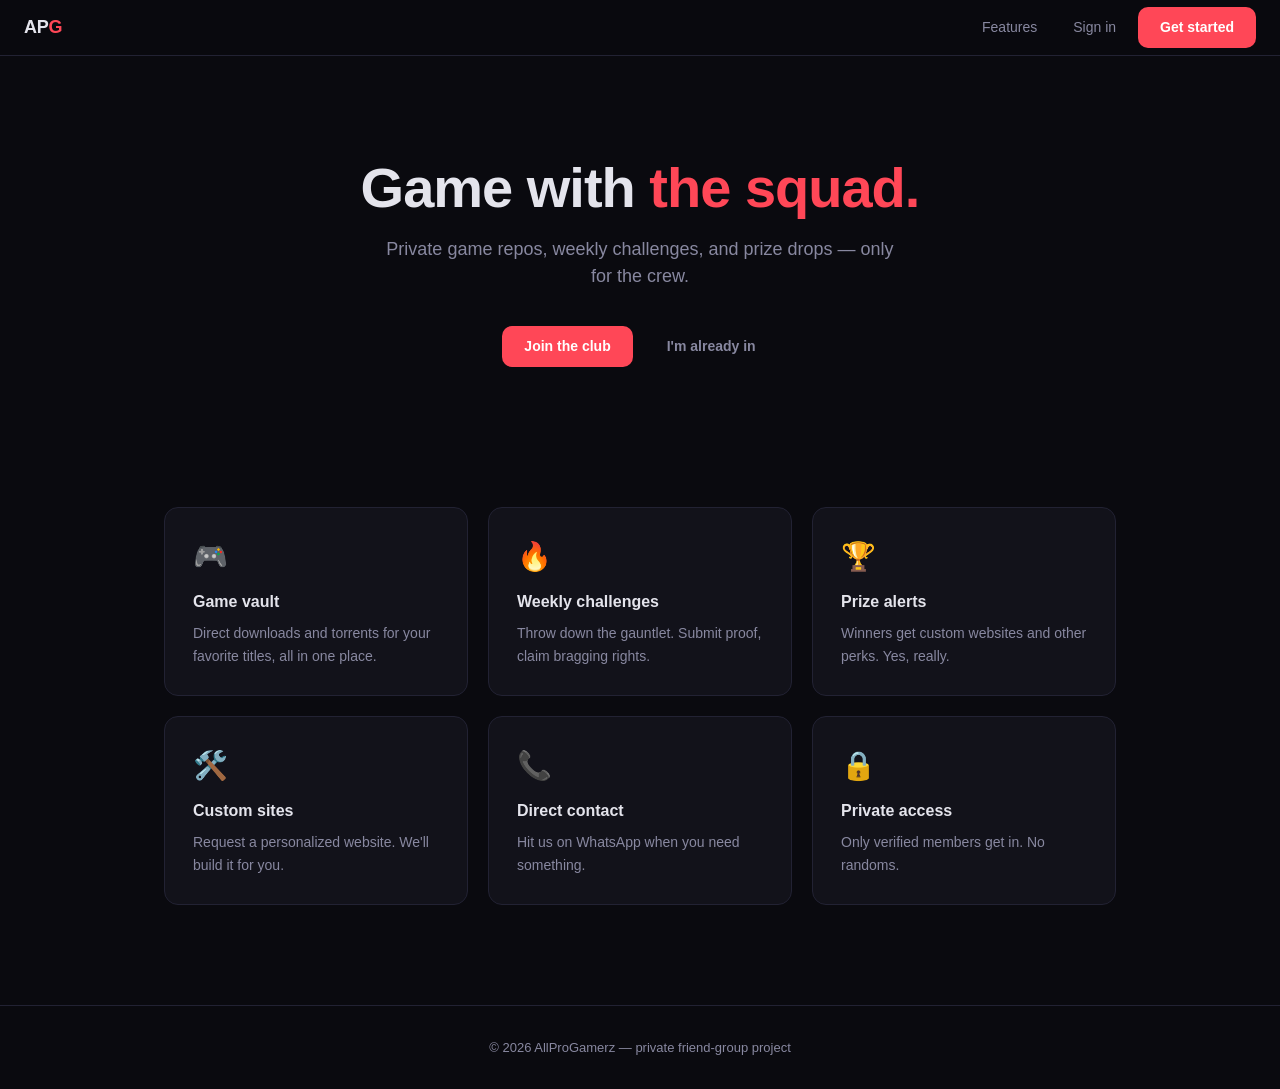
<file: index.html>
<!DOCTYPE html>
<html lang="en">
<head>
  <meta charset="UTF-8">
  <meta name="viewport" content="width=device-width, initial-scale=1.0">
  <title>AllProGamerz</title>
  <link rel="icon" type="image/jpg" href="photo.png">
  <link rel="stylesheet" href="styles/index.css">
</head>
<body>
  <header>
    <div class="logo">AP<span>G</span></div>
    <nav>
      <a href="#features">Features</a>
      <a href="login.html">Sign in</a>
      <a href="signup.html" class="btn btn-primary">Get started</a>
    </nav>
  </header>

  <section class="hero">
    <h1>Game with <span>the squad.</span></h1>
    <p>Private game repos, weekly challenges, and prize drops — only for the crew.</p>
    <div class="btn-group">
      <a href="signup.html" class="btn btn-primary">Join the club</a>
      <a href="login.html" class="btn btn-ghost">I'm already in</a>
    </div>
  </section>

  <section class="features" id="features">
    <div class="feature-card">
      <div class="icon">🎮</div>
      <h3>Game vault</h3>
      <p>Direct downloads and torrents for your favorite titles, all in one place.</p>
    </div>
    <div class="feature-card">
      <div class="icon">🔥</div>
      <h3>Weekly challenges</h3>
      <p>Throw down the gauntlet. Submit proof, claim bragging rights.</p>
    </div>
    <div class="feature-card">
      <div class="icon">🏆</div>
      <h3>Prize alerts</h3>
      <p>Winners get custom websites and other perks. Yes, really.</p>
    </div>
    <div class="feature-card">
      <div class="icon">🛠️</div>
      <h3>Custom sites</h3>
      <p>Request a personalized website. We'll build it for you.</p>
    </div>
    <div class="feature-card">
      <div class="icon">📞</div>
      <h3>Direct contact</h3>
      <p>Hit us on WhatsApp when you need something.</p>
    </div>
    <div class="feature-card">
      <div class="icon">🔒</div>
      <h3>Private access</h3>
      <p>Only verified members get in. No randoms.</p>
    </div>
  </section>

  <footer>
    &copy; 2026 AllProGamerz &mdash; private friend-group project
  </footer>
</body>
</html>
</file>
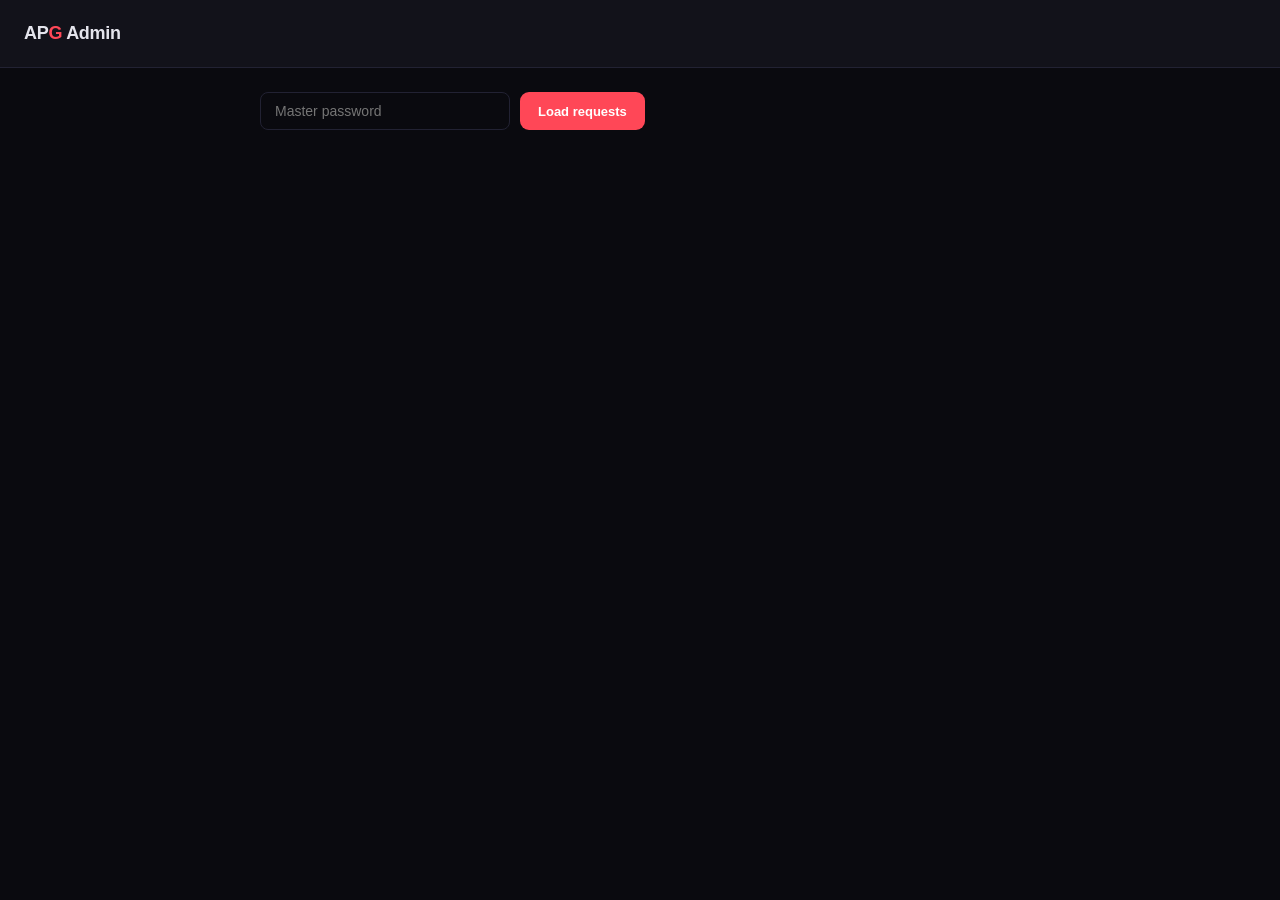
<file: admin.html>
<!DOCTYPE html>
<html lang="en">
<head>
  <meta charset="UTF-8">
  <meta name="viewport" content="width=device-width, initial-scale=1.0">
  <title>Admin — AllProGamerz</title>
  <link rel="icon" href="photo.png">
  <link rel="stylesheet" href="styles/dashboard.css">
  <style>
    table { width: 100%; border-collapse: collapse; font-size: 14px; }
    th, td { text-align: left; padding: 10px 12px; border-bottom: 1px solid var(--border); }
    th { color: var(--text-muted); font-weight: 600; font-size: 12px; text-transform: uppercase; }
    .prompt-cell { max-width: 300px; white-space: pre-wrap; }
  </style>
</head>
<body>
  <header>
    <h1>AP<span>G</span> Admin</h1>
  </header>

  <div class="container">
    <div style="display:flex;gap:10px;margin-bottom:20px;">
      <input type="password" id="masterInput" placeholder="Master password" style="max-width:250px;">
      <button class="btn btn-primary" id="loadBtn">Load requests</button>
    </div>
    <p class="status" id="statusMsg"></p>
    <div id="tableWrap"></div>
  </div>

  <script>
    document.getElementById('loadBtn').addEventListener('click', () => {
      const master = document.getElementById('masterInput').value;
      const s = document.getElementById('statusMsg');
      const wrap = document.getElementById('tableWrap');
      s.innerText = 'Loading...';
      fetch('https://apg-api.vercel.app/api/requests?master=' + encodeURIComponent(master))
        .then(r => { if (!r.ok) throw new Error('Wrong password'); return r.json(); })
        .then(data => {
          s.innerText = data.length + ' requests';
          if (!data.length) { wrap.innerHTML = '<p style="color:var(--text-muted);">No requests yet.</p>'; return; }
          let html = '<table><thead><tr><th>Date</th><th>Email</th><th>Prompt</th></tr></thead><tbody>';
          data.forEach(r => {
            html += '<tr><td>' + new Date(r.created_at).toLocaleString() + '</td><td>' + r.email + '</td><td class="prompt-cell">' + r.prompt + '</td></tr>';
          });
          html += '</tbody></table>';
          wrap.innerHTML = html;
        })
        .catch(e => { s.innerText = e.message; wrap.innerHTML = ''; });
    });
  </script>
</body>
</html>
</file>
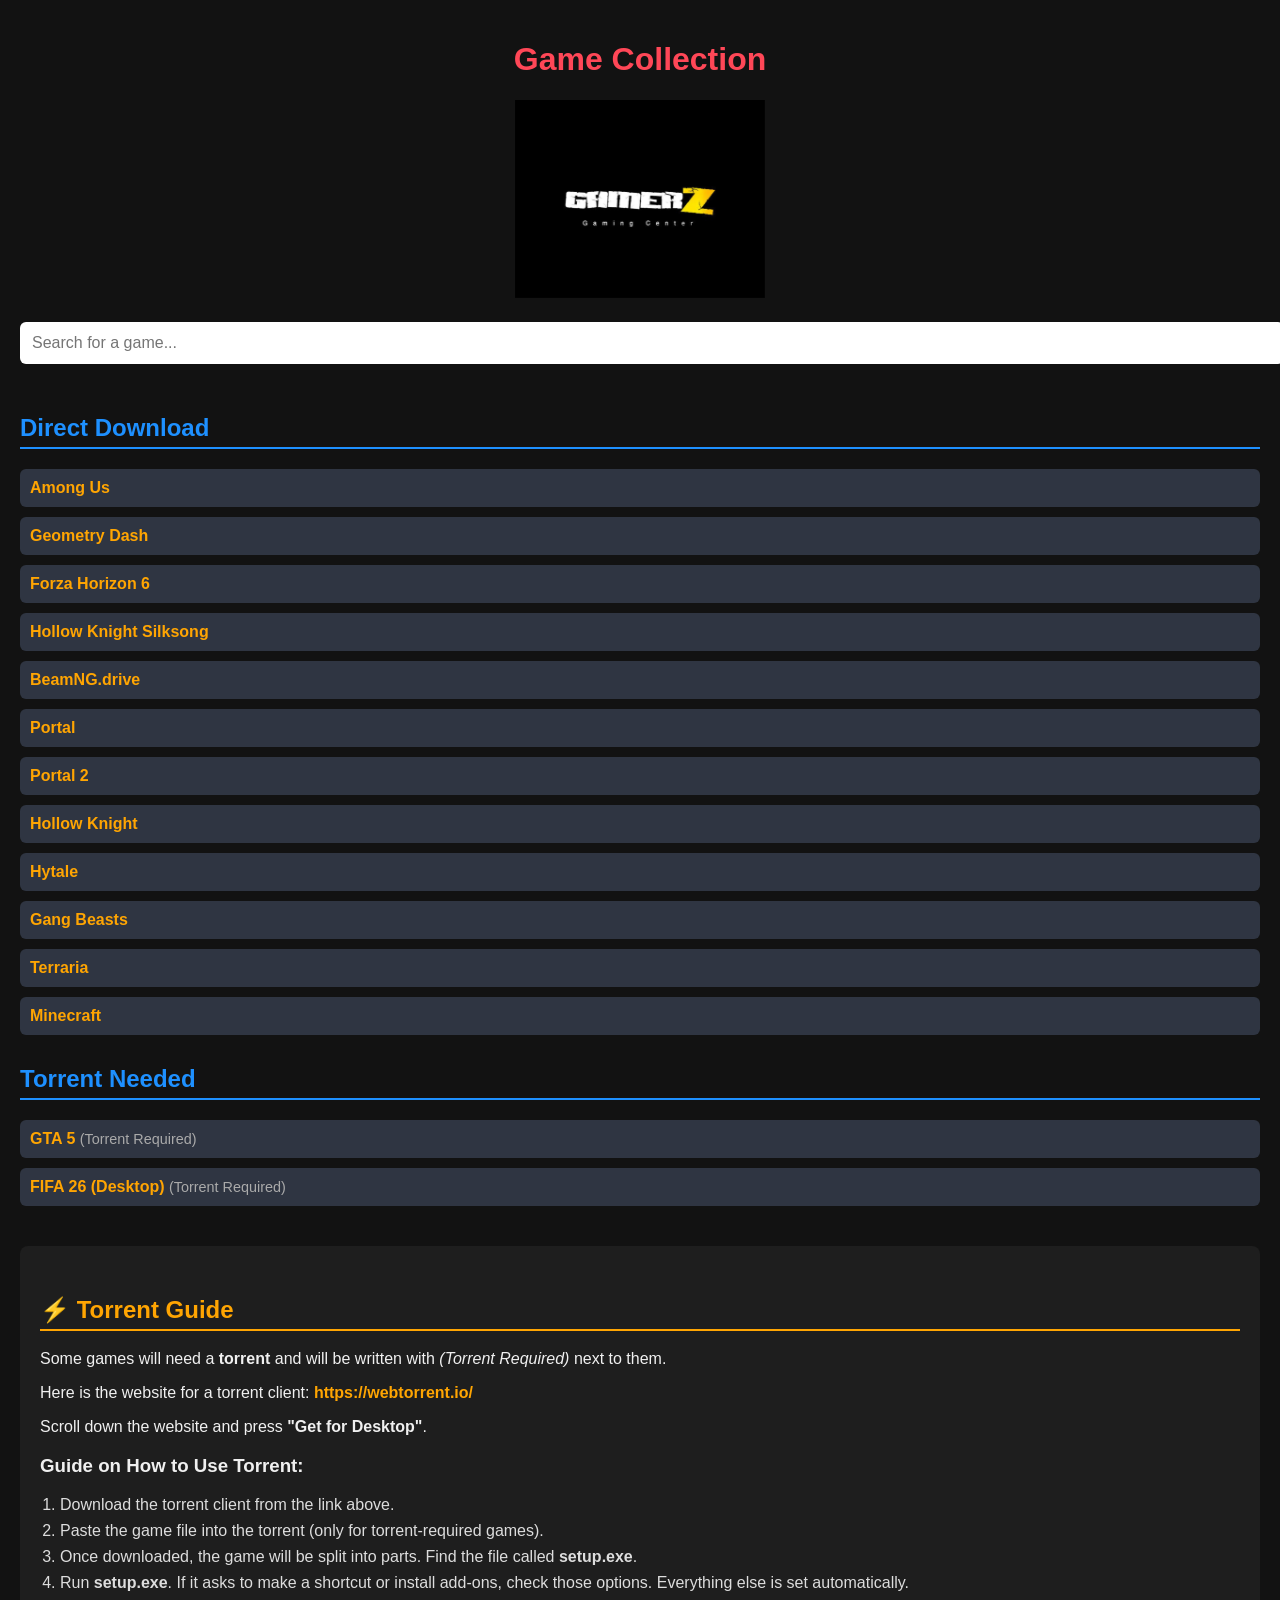
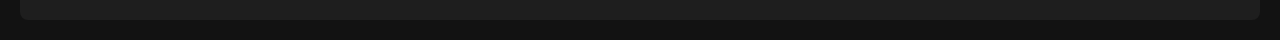
<file: Games.html>
<!DOCTYPE html>
<html lang="en">
<head>
  <meta charset="UTF-8">
  <title>AllProGamerz</title>
  <link rel="icon" href="photo.png">
  <style>
    body {
      font-family: Arial, sans-serif;
      background: #121212;
      color: #f0f0f0;
      margin: 0;
      padding: 20px;
    }
    h1 {
      text-align: center;
      color: #ff4757;
    }
    h2 {
      margin-top: 30px;
      color: #1e90ff;
      border-bottom: 2px solid #1e90ff;
      padding-bottom: 5px;
    }
    ul {
      list-style: none;
      padding: 0;
    }
    li {
      margin: 10px 0;
      padding: 10px;
      background: #2f3542;
      border-radius: 6px;
      transition: background 0.3s;
    }
    li:hover {
      background: #3d3d3d;
    }
    a {
      text-decoration: none;
      color: #ffa502;
      font-weight: bold;
    }
    a:hover {
      color: #ff6348;
    }
    .note {
      font-size: 0.9em;
      color: #aaa;
    }
    #searchBar {
      width: 100%;
      padding: 12px;
      margin: 20px 0;
      border-radius: 6px;
      border: none;
      font-size: 16px;
    }
    .mobile-message {
      display: none;
      text-align: center;
      margin-top: 15px;
      font-size: 18px;
      color: #ff4757;
      font-weight: bold;
    }
    /* Hide everything except image + message on mobile */
    @media (max-width: 768px) {
      h1, h2, #searchBar, ul, .guide {
        display: none;
      }
      .mobile-message {
        display: block;
      }
    }
    .guide {
      background: #1e1e1e;
      padding: 20px;
      border-radius: 8px;
      margin-top: 40px;
    }
    .guide h2 {
      color: #ffa502;
      border-bottom: 2px solid #ffa502;
    }
    .guide ol {
      margin: 0;
      padding-left: 20px;
    }
    .guide li {
      background: none;
      margin: 8px 0;
      padding: 0;
      color: #ddd;
    }
  </style>
</head>
<body>
  <h1>Game Collection</h1>

  <!-- Image with mobile message -->
  <div style="text-align:center;">
    <img src="photo.png" alt="Game Banner" style="max-width: 250px; height: auto;">
    <div class="mobile-message">Mobile version coming Soon</div>
  </div>

  <!-- Search Bar -->
  <input type="text" id="searchBar" placeholder="Search for a game..." onkeyup="searchGames()">

  <h2>Direct Download</h2>
  <ul id="directList">
    <li><a href="https://gofile.io/d/Xr2rbe" target="_blank">Among Us</a></li>
    <li><a href="https://gofile.io/d/vmuHEA" target="_blank">Geometry Dash</a></li>
    <li><a href="https://gofile.io/d/ZCjxdq" target="_blank">Forza Horizon 6</a></li>
    <li><a href="https://gofile.io/d/gagmgk" target="_blank">Hollow Knight Silksong</a></li>
    <li><a href="https://gofile.io/d/Y9TLsH" target="_blank">BeamNG.drive</a></li>
    <li><a href="https://megadb.net/a888c87uglsu" target="_blank">Portal</a></li>
    <li><a href="https://gofile.io/d/HyiOmH" target="_blank">Portal 2</a></li>
    <li><a href="https://gofile.io/d/JNIltB" target="_blank">Hollow Knight</a></li>
    <li><a href="https://gofile.io/d/q6iCOL" target="_blank">Hytale</a></li>
    <li><a href="https://megadb.net/vi78fp01c69z" target="_blank">Gang Beasts</a></li>
    <li><a href="https://gofile.io/d/SbUsKd" target="_blank">Terraria</a></li>
    <li><a href="https://github.com/Diegiwg/PrismLauncher-Cracked/releases/download/11.0.2/PrismLauncher-Windows-MinGW-w64-Setup-11.0.2.exe" target="_blank">Minecraft</a></li>
  </ul>

  <h2>Torrent Needed</h2>
  <ul id="torrentList">
    <li>
      <a href="https://paste.fitgirl-repacks.site/?a40dba246ac18611#A6oEwSYkYMwnNGG9jHgj2ZQJznLEpmJMLyNPF88BhfcE" target="_blank">
        GTA 5
      </a>
      <span class="note">(Torrent Required)</span>
    </li>
    <li>
      <a href="https://paste.fitgirl-repacks.site/?5d12c83f3f0271bf#8fjZDeUmeGL2zRHAtRdpeGwUu3gXeFAi3dKCHb1YhPbg" target="_blank">
        FIFA 26 (Desktop)
      </a>
      <span class="note">(Torrent Required)</span>
    </li>
  </ul>

  <!-- Torrent Guide Section -->
  <div class="guide">
    <h2>⚡ Torrent Guide</h2>
    <p>Some games will need a <strong>torrent</strong> and will be written with <em>(Torrent Required)</em> next to them.</p>
    <p>Here is the website for a torrent client: 
      <a href="https://webtorrent.io/" target="_blank">https://webtorrent.io/</a>
    </p>
    <p>Scroll down the website and press <strong>"Get for Desktop"</strong>.</p>
    <h3>Guide on How to Use Torrent:</h3>
    <ol>
      <li>Download the torrent client from the link above.</li>
      <li>Paste the game file into the torrent (only for torrent-required games).</li>
      <li>Once downloaded, the game will be split into parts. Find the file called <strong>setup.exe</strong>.</li>
      <li>Run <strong>setup.exe</strong>. If it asks to make a shortcut or install add-ons, check those options. Everything else is set automatically.</li>
    </ol>
  </div>

  <script>
    function searchGames() {
      let input = document.getElementById('searchBar').value.toLowerCase();
      let lists = [document.getElementById('directList'), document.getElementById('torrentList')];

      lists.forEach(list => {
        let items = list.getElementsByTagName('li');
        for (let i = 0; i < items.length; i++) {
          let text = items[i].innerText.toLowerCase();
          items[i].style.display = text.includes(input) ? "" : "none";
        }
      });
    }
  </script>
</body>
</html>
</file>
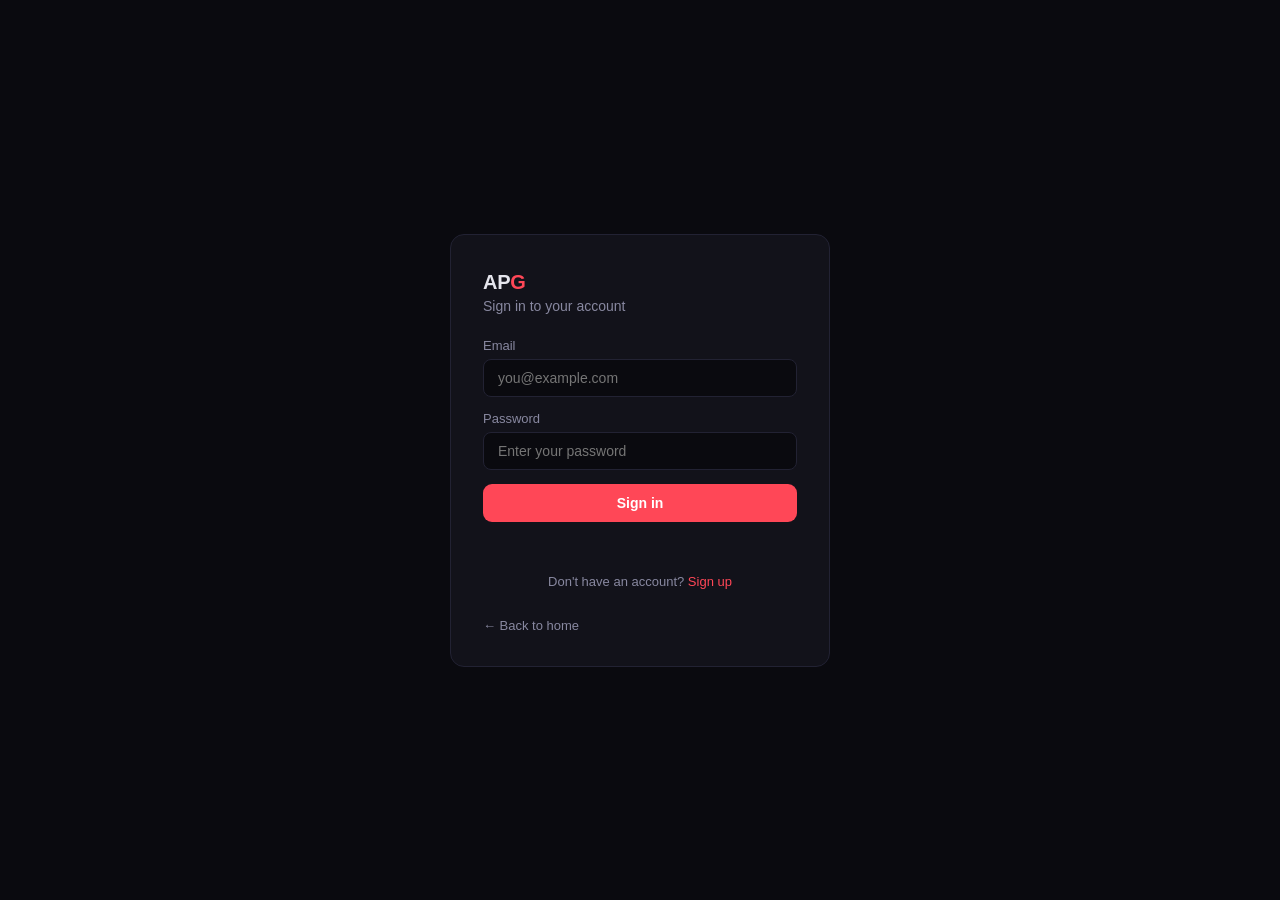
<file: home.html>
<!DOCTYPE html>
<html lang="en">
<head>
  <meta charset="UTF-8">
  <meta name="viewport" content="width=device-width, initial-scale=1.0">
  <title>AllProGamerz — Dashboard</title>
  <link rel="icon" href="photo.png">
  <link rel="stylesheet" href="styles/dashboard.css">
  <style>
    table { width: 100%; border-collapse: collapse; font-size: 14px; margin-top: 12px; }
    th, td { text-align: left; padding: 8px 10px; border-bottom: 1px solid var(--border); }
    th { color: var(--text-muted); font-weight: 600; font-size: 12px; text-transform: uppercase; }
    .prompt-cell { max-width: 300px; white-space: pre-wrap; }
  </style>
</head>
<body>

<header>
  <h1>AP<span>G</span></h1>
  <button class="btn btn-danger" id="logoutBtn">Sign out</button>
</header>

<div class="nav-bar">
  <a href="Games.html">Games</a>
  <a href="#challenge">Challenge</a>
  <a href="#prize">Prizes</a>
  <a href="#profile">Profile</a>
  <a href="#request">Request</a>
  <a href="#contact">Contact</a>
  <a href="admin.html" id="adminNavLink" style="display:none;">Admin</a>
</div>

<div id="mainWorkspace" class="container" style="display: none;">

  <section id="games">
    <h2>Games</h2>
    <a href="Games.html" class="btn btn-primary">Browse games</a>
  </section>

  <section id="challenge">
    <h2>Weekly challenge</h2>
    <div class="form-group">
      <label for="challengeText">Describe your proof</label>
      <textarea id="challengeText" rows="3"></textarea>
    </div>
    <button class="btn btn-primary" id="challengeBtn">Submit</button>
    <p class="status" id="challengeStatus"></p>
  </section>

  <section id="prize">
    <h2>Prize alerts</h2>
    <p style="color: var(--text-muted); font-size: 14px; margin: 0;">Winners get free custom websites.</p>
  </section>

  <section id="profile">
    <h2>Profile</h2>
    <button class="btn btn-ghost" id="viewProfileBtn">View profile</button>
    <div id="profileSection">
      <p id="profileInfo">Loading...</p>
      <a class="btn btn-ghost" href="https://whatsapp.com" target="_blank" style="margin-top: 12px;">Invite friends</a>
      <div id="editProfile">
        <h3>Edit profile</h3>
        <div class="form-group">
          <label>First name</label>
          <input type="text" id="editFirstName" placeholder="First name">
        </div>
        <div class="form-group">
          <label>Last name</label>
          <input type="text" id="editLastName" placeholder="Last name">
        </div>
        <div class="form-group">
          <label>Email</label>
          <input type="email" id="editEmail" disabled>
        </div>
        <div class="form-group">
          <label>Phone</label>
          <input type="text" id="editPhone" placeholder="Phone">
        </div>
        <button class="btn btn-primary" id="saveProfileBtn">Save</button>
        <p class="status" id="editStatus"></p>
      </div>

      <div style="margin-top:20px;padding-top:16px;border-top:1px solid var(--border);">
        <button class="btn btn-ghost" id="showAdminClaimBtn" style="font-size:12px;color:var(--text-muted);">Get admin</button>
        <div id="adminClaimSection" style="display:none;margin-top:12px;">
          <div class="form-group">
            <label>Admin password</label>
            <input type="password" id="adminPassInput" placeholder="Enter password">
          </div>
          <button class="btn btn-primary" id="claimAdminBtn">Claim admin</button>
          <p class="status" id="adminClaimStatus"></p>
        </div>
      </div>
    </div>
  </section>

  <section id="request">
    <h2>Request a custom website</h2>
    <div class="form-group">
      <label for="Prompt">Describe what you want</label>
      <textarea id="Prompt" rows="4" placeholder="Layout, theme, pages..."></textarea>
    </div>
    <button class="btn btn-primary" id="Btn">Submit</button>
    <p class="status" id="Status"></p>
    <div id="requestsList" style="margin-top:16px;"></div>
  </section>

  <section id="contact">
    <h2>Contact</h2>
    <a class="btn btn-ghost" href="https://wa.me" target="_blank">WhatsApp</a>
  </section>

</div>

<footer>&copy; 2026 AllProGamerz</footer>

<script>
const token = sessionStorage.getItem('token');
if (!token) { window.location.href = 'login.html'; }

let authenticatedUser = null;

function verifySession() {
  fetch('https://apg-api.vercel.app/api/check-session', {
    headers: { 'Authorization': 'Bearer ' + token }
  })
    .then(r => r.ok ? r.json() : Promise.reject())
    .then(data => {
      if (data && data.status === 'authenticated') {
        authenticatedUser = data.user;
        document.getElementById('mainWorkspace').style.display = 'block';
        if (data.user.is_admin) {
          document.getElementById('adminNavLink').style.display = '';
        }
      }
    })
    .catch(() => { window.location.href = 'login.html'; });
}

verifySession();

document.getElementById('logoutBtn').addEventListener('click', () => {
  sessionStorage.removeItem('token');
  window.location.href = 'login.html';
});

function populateProfileUI() {
  if (!authenticatedUser) { document.getElementById('profileInfo').innerText = 'Session lost.'; return; }
  document.getElementById('profileInfo').innerHTML =
    'Email: ' + authenticatedUser.email + '<br>' +
    'Verified: ' + (authenticatedUser.verified ? 'yes' : 'no');
  document.getElementById('editEmail').value = authenticatedUser.email;
}

function loadMyRequests() {
  fetch('https://apg-api.vercel.app/api/requests', {
    headers: { 'Authorization': 'Bearer ' + token }
  })
    .then(r => r.json())
    .then(data => {
      const wrap = document.getElementById('requestsList');
      if (!data.length) { wrap.innerHTML = ''; return; }
      let html = '<h3 style="font-size:13px;color:var(--text-muted);margin:0 0 8px;">Your requests</h3>';
      html += '<table><thead><tr><th>Date</th><th>Prompt</th><th>Status</th></tr></thead><tbody>';
      data.forEach(r => {
        html += '<tr><td>' + new Date(r.created_at).toLocaleString() + '</td><td class="prompt-cell">' + r.prompt + '</td><td>' + r.status + '</td></tr>';
      });
      html += '</tbody></table>';
      wrap.innerHTML = html;
    });
}

document.getElementById('viewProfileBtn').addEventListener('click', () => {
  const box = document.getElementById('profileSection');
  if (box.style.display === 'block') {
    box.style.display = 'none';
    document.getElementById('viewProfileBtn').innerText = 'View profile';
  } else {
    populateProfileUI();
    box.style.display = 'block';
    document.getElementById('viewProfileBtn').innerText = 'Hide profile';
  }
});

document.getElementById('showAdminClaimBtn').addEventListener('click', () => {
  const box = document.getElementById('adminClaimSection');
  box.style.display = box.style.display === 'none' ? 'block' : 'none';
});

document.getElementById('claimAdminBtn').addEventListener('click', () => {
  const password = document.getElementById('adminPassInput').value;
  const s = document.getElementById('adminClaimStatus');
  if (!password) { s.innerText = 'Enter password.'; return; }
  s.innerText = 'Checking...';
  fetch('https://apg-api.vercel.app/api/claim-admin', {
    method: 'POST',
    headers: { 'Content-Type': 'application/json', 'Authorization': 'Bearer ' + token },
    body: JSON.stringify({ password })
  })
  .then(r => r.json())
  .then(d => {
    s.innerText = d.message;
    if (d.status === 'success') { setTimeout(() => location.reload(), 1000); }
  })
  .catch(() => { s.innerText = 'Network error.'; });
});

document.getElementById('saveProfileBtn').addEventListener('click', () => {
  const fn = document.getElementById('editFirstName').value.trim();
  const ln = document.getElementById('editLastName').value.trim();
  const ph = document.getElementById('editPhone').value.trim();
  const s = document.getElementById('editStatus');
  if (!fn || !ln || !ph) { s.innerText = 'Fill all fields.'; return; }
  s.innerText = 'Saved.';
});

document.getElementById('challengeBtn').addEventListener('click', () => {
  const text = document.getElementById('challengeText').value.trim();
  const s = document.getElementById('challengeStatus');
  if (!text) { s.innerText = 'Write something.'; return; }
  fetch('https://apg-api.vercel.app/api/requests', {
    method: 'POST',
    headers: { 'Content-Type': 'application/json', 'Authorization': 'Bearer ' + token },
    body: JSON.stringify({ prompt: '[Challenge] ' + text })
  })
  .then(r => r.json())
  .then(d => {
    s.innerText = d.message;
    if (d.status === 'success') document.getElementById('challengeText').value = '';
  })
  .catch(() => { s.innerText = 'Network error.'; });
});

document.getElementById('Btn').addEventListener('click', () => {
  const prompt = document.getElementById('Prompt').value.trim();
  const s = document.getElementById('Status');
  if (!prompt) { s.innerText = 'Write something.'; return; }
  fetch('https://apg-api.vercel.app/api/requests', {
    method: 'POST',
    headers: { 'Content-Type': 'application/json', 'Authorization': 'Bearer ' + token },
    body: JSON.stringify({ prompt })
  })
  .then(r => r.json())
  .then(d => {
    s.innerText = d.message;
    document.getElementById('Prompt').value = '';
    loadMyRequests();
  })
  .catch(() => { s.innerText = 'Network error.'; });
});

loadMyRequests();
</script>

</body>
</html>
</file>
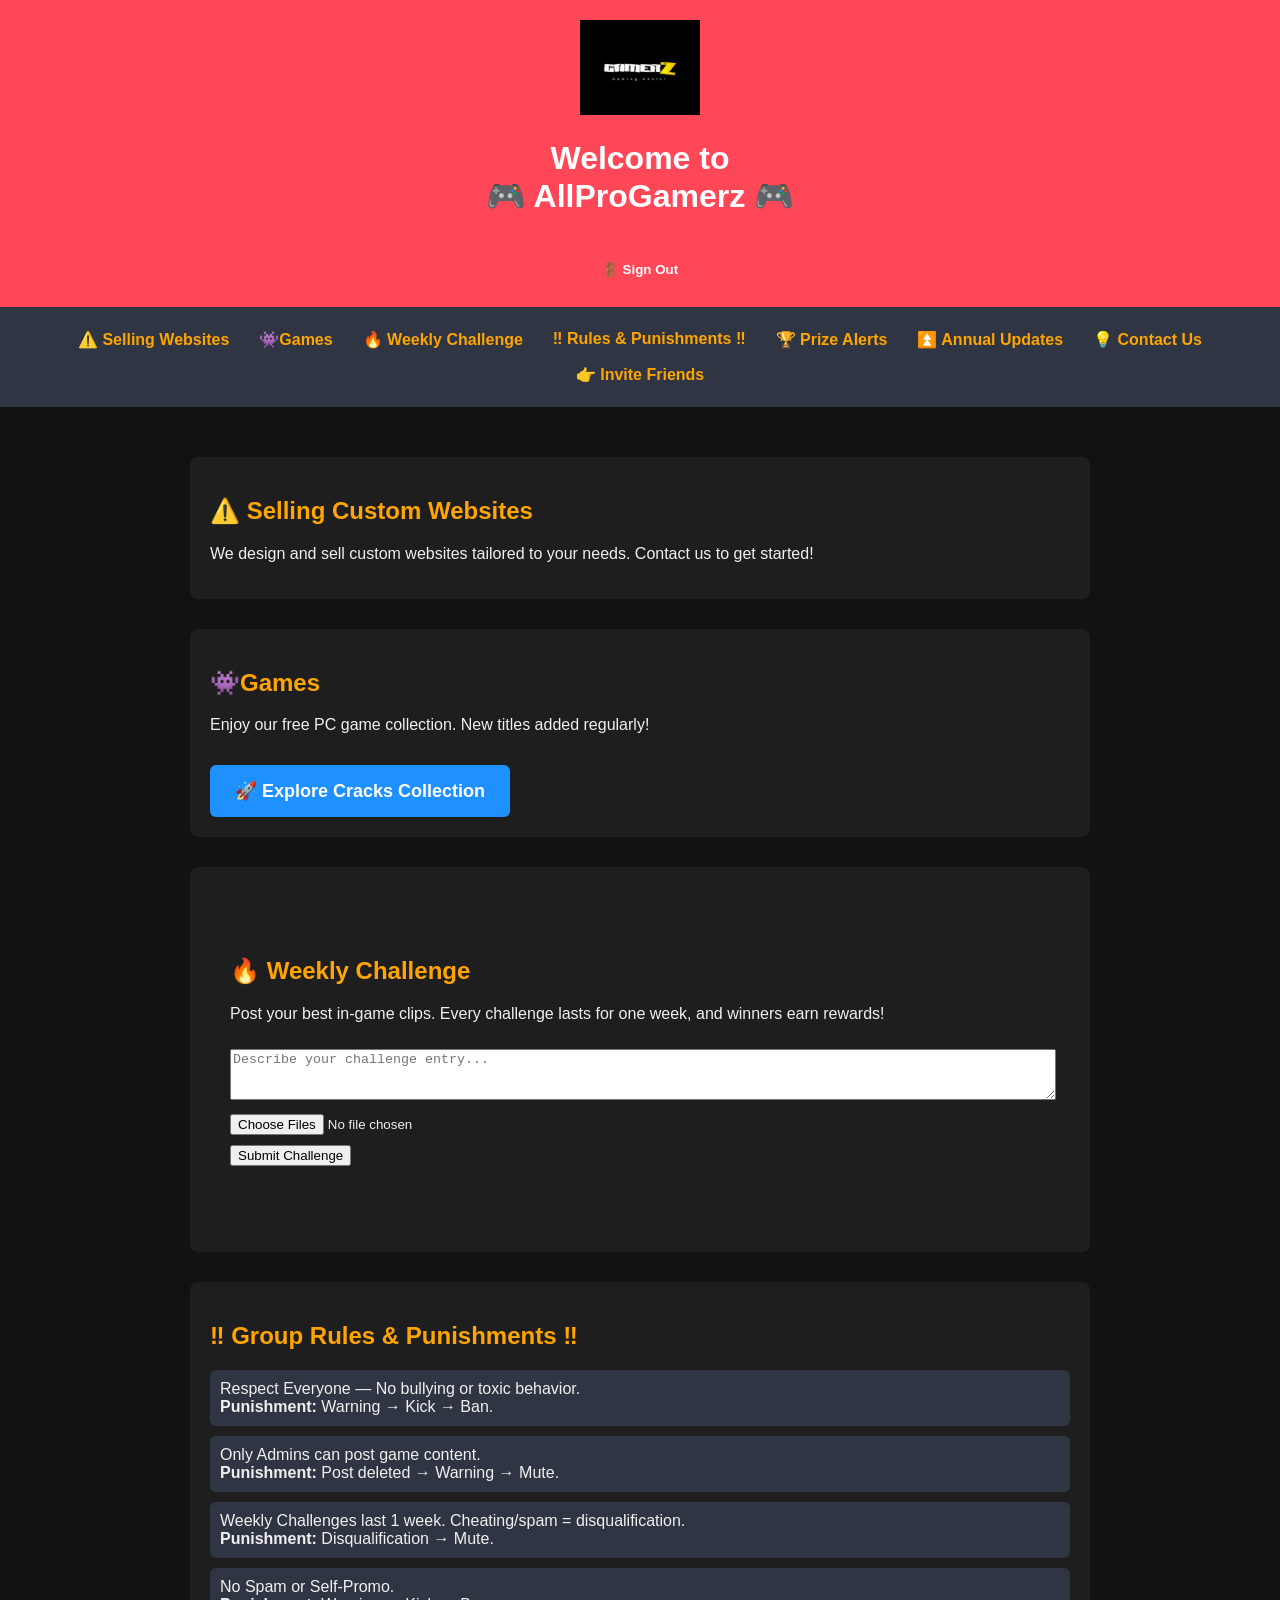
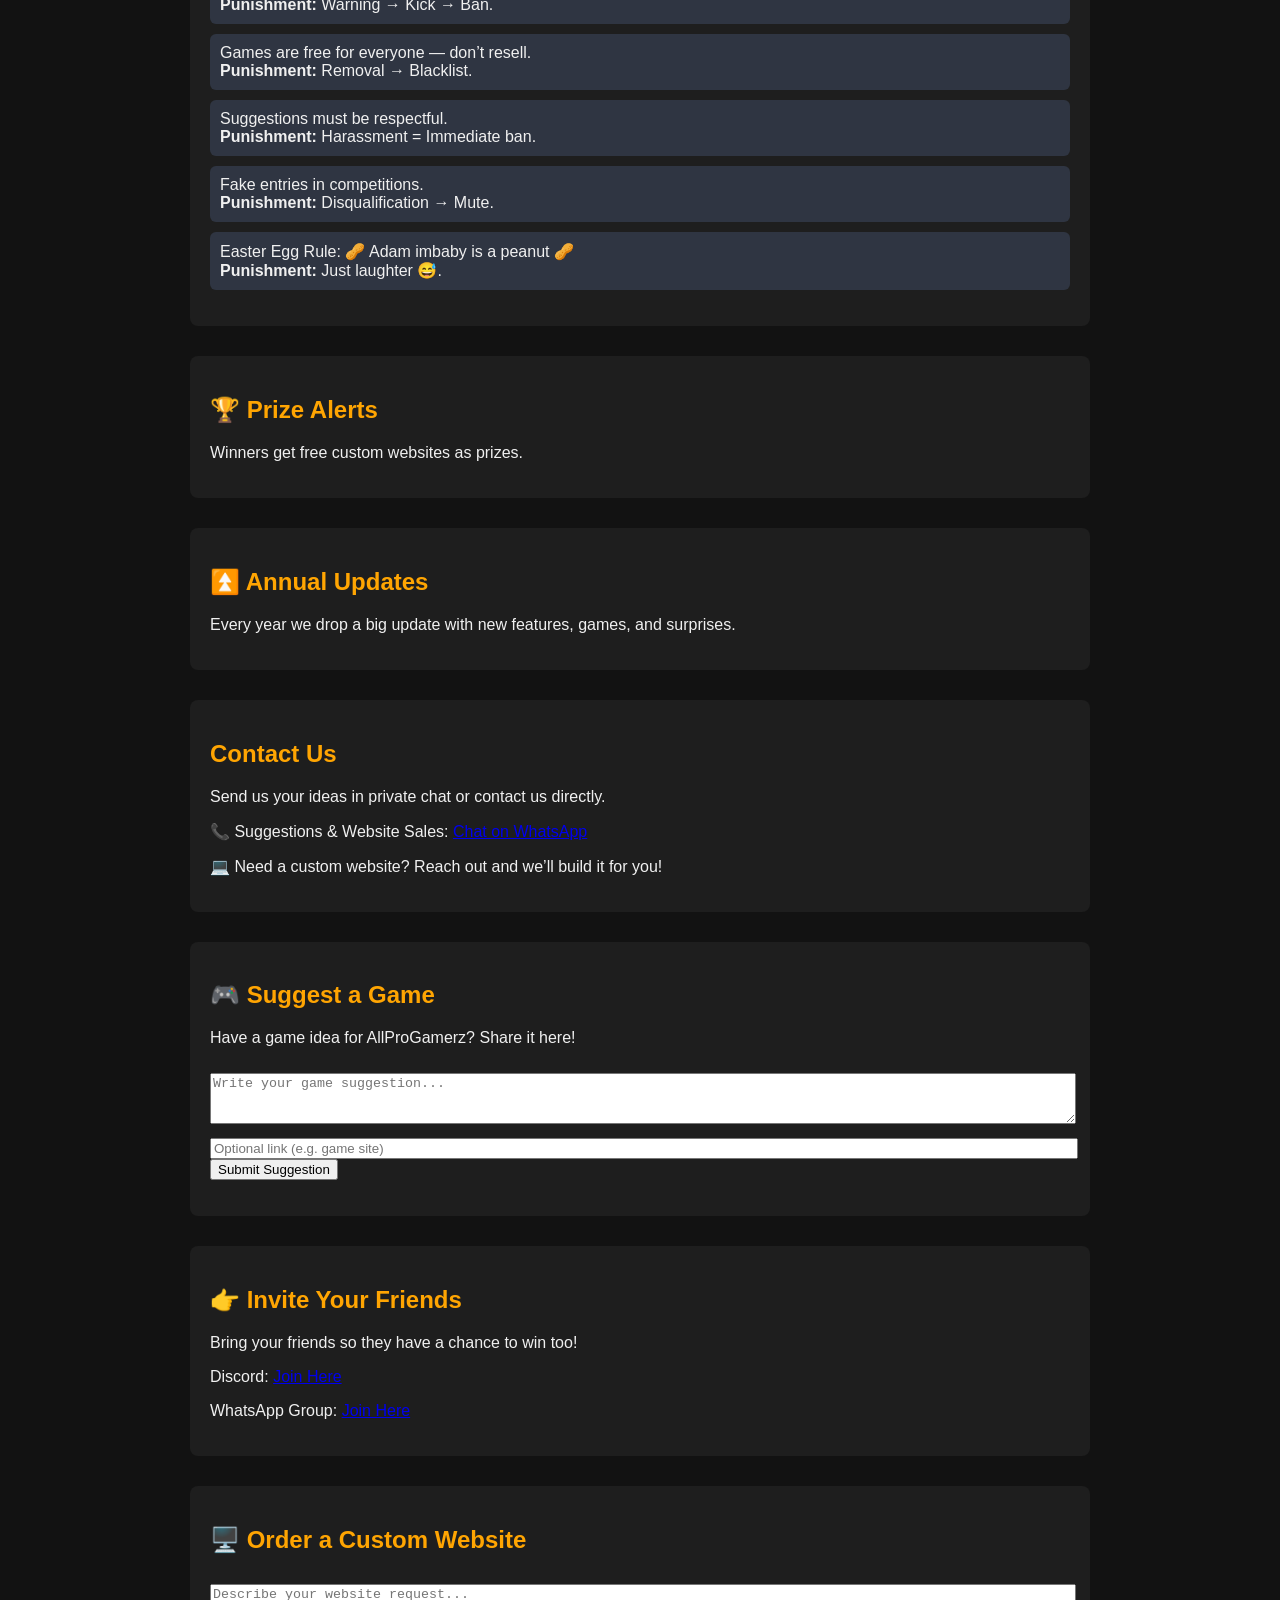
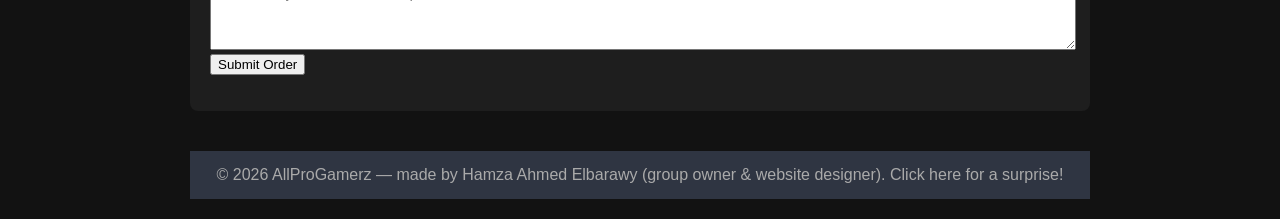
<file: Home.html>
<!DOCTYPE html>
<html lang="en">
<head>
  <meta charset="UTF-8">
  <title>AllProGamerz</title>
  <meta name="viewport" content="width=device-width, initial-scale=1.0">
  <link rel="icon" type="image/jpg" href="photo.png">
  <style>
    body {
      font-family: Arial, sans-serif;
      background: #121212;
      color: #f0f0f0;
      margin: 0;
      padding: 0;
      scroll-behavior: smooth;
    }
    header {
      background: #ff4757;
      padding: 20px;
      text-align: center;
      color: #fff;
    }
    header img {
      max-width: 120px;
      height: auto;
    }
    #logoutBtn {
      background: #ff4757; /* red */
      color: #fff;
      padding: 10px 20px;
      border: none;
      border-radius: 6px;
      margin-top: 15px;
      cursor: pointer;
      font-weight: bold;
    }
    #logoutBtn:hover {
      background: #c0392b;
    }
    nav {
      background: #2f3542;
      padding: 15px;
    }
    nav ul {
      list-style: none;
      padding: 0;
      margin: 0;
      display: flex;
      flex-wrap: wrap;
      justify-content: center;
    }
    nav li {
      margin: 8px 15px;
    }
    nav a {
      text-decoration: none;
      color: #ffa502;
      font-weight: bold;
    }
    nav a:hover {
      color: #ff6348;
    }
    .container {
      padding: 20px;
      max-width: 900px;
      margin: auto;
    }
    section {
      background: #1e1e1e;
      padding: 20px;
      border-radius: 8px;
      margin: 30px 0;
    }
    section h2 {
      color: #ffa502;
    }
    .btn {
      display: inline-block;
      background: #1e90ff;
      color: #fff;
      padding: 15px 25px;
      border-radius: 6px;
      text-decoration: none;
      font-size: 18px;
      font-weight: bold;
      text-align: center;
      margin-top: 15px;
      transition: background 0.3s;
    }
    .btn:hover {
      background: #3742fa;
    }
    .rules ul {
      list-style: none;
      padding: 0;
    }
    .rules li {
      margin: 10px 0;
      padding: 10px;
      background: #2f3542;
      border-radius: 6px;
    }
    .easter-egg {
      display: none;
      text-align: center;
      margin-top: 20px;
      font-size: 16px;
      color: #00ff99;
    }
    footer {
      background: #2f3542;
      text-align: center;
      padding: 15px;
      margin-top: 40px;
      color: #aaa;
    }
    #profile {
      margin-top: 30px;
      background: #2f3542;
      padding: 20px;
      border-radius: 8px;
      display: none;
    }
    #editProfileBtn {
      background: #1e90ff;
      color: #fff;
      padding: 10px 20px;
      border: none;
      border-radius: 6px;
      margin-top: 10px;
      cursor: pointer;
      font-weight: bold;
    }
    #editProfileBtn:hover {
      background: #3742fa;
    }
    @media (max-width: 600px) {
      nav ul {
        flex-direction: column;
        align-items: center;
      }
      nav li {
        margin: 10px 0;
      }
      .btn {
        width: 90%;
        max-width: 300px;
      }
    }
  </style>
</head>
<body>
  <header>
    <img src="photo.png" alt="AllProGamerz Logo">
    <h1> Welcome to<br>🎮 AllProGamerz 🎮</h1>
    <!-- Red Sign Out Button -->
    <button id="logoutBtn">🚪 Sign Out</button>
  </header>

  <nav>
    <ul>
      <li><a href="#websites">⚠️ Selling Websites</a></li>
      <li><a href="#games">👾Games</a></li>
      <li><a href="#challenge">🔥 Weekly Challenge</a></li>
      <li><a href="#admins">‼️ Rules & Punishments ‼️</a></li>
      <li><a href="#prize">🏆 Prize Alerts</a></li>
      <li><a href="#updates">⏫ Annual Updates</a></li>
      <li><a href="#suggestions">💡 Contact Us</a></li>
      <li><a href="#discord">👉 Invite Friends</a></li>
    </ul>
  </nav>

  <div class="container">
    <section id="websites">
      <h2>⚠️ Selling Custom Websites</h2>
      <p>We design and sell custom websites tailored to your needs. Contact us to get started!</p>
    </section>

    <section id="games">
      <h2>👾Games</h2>
      <p>Enjoy our free PC game collection. New titles added regularly!</p>
      <a class="btn" href="https://hamzaelbarawy-oss.github.io/AllProGamerz_Cracks/Games5" target="_blank">
        🚀 Explore Cracks Collection
      </a>
    </section>

    <section id="challenge">
<section id="challenge">
  <h2>🔥 Weekly Challenge</h2>
  <p>Post your best in-game clips. Every challenge lasts for one week, and winners earn rewards!</p>

  <!-- Challenge Submission -->
  <textarea id="challengeText" placeholder="Describe your challenge entry..." rows="3" style="width:100%;margin-top:10px;"></textarea>
  <input type="file" id="challengeFiles" accept="video/*,image/*" multiple style="margin-top:10px;">
  <div id="filePreview" style="margin-top:10px; display:flex; flex-wrap:wrap; gap:10px;"></div>
  <button id="challengeBtn">Submit Challenge</button>
  <p id="challengeStatus" style="color:#ffa502;margin-top:10px;"></p>
</section>


    </section>

    <section id="admins" class="rules">
      <h2>‼️ Group Rules & Punishments ‼️</h2>
      <ul>
        <li>Respect Everyone — No bullying or toxic behavior. <br><strong>Punishment:</strong> Warning → Kick → Ban.</li>
        <li>Only Admins can post game content. <br><strong>Punishment:</strong> Post deleted → Warning → Mute.</li>
        <li>Weekly Challenges last 1 week. Cheating/spam = disqualification. <br><strong>Punishment:</strong> Disqualification → Mute.</li>
        <li>No Spam or Self-Promo. <br><strong>Punishment:</strong> Warning → Kick → Ban.</li>
        <li>Games are free for everyone — don’t resell. <br><strong>Punishment:</strong> Removal → Blacklist.</li>
        <li>Suggestions must be respectful. <br><strong>Punishment:</strong> Harassment = Immediate ban.</li>
        <li>Fake entries in competitions. <br><strong>Punishment:</strong> Disqualification → Mute.</li>
        <li>Easter Egg Rule: 🥜 Adam imbaby is a peanut 🥜 <br><strong>Punishment:</strong> Just laughter 😅.</li>
      </ul>
    </section>

    <section id="prize">
      <h2>🏆 Prize Alerts</h2>
      <p>Winners get free custom websites as prizes.</p>
    </section>

    <section id="updates">
      <h2>⏫ Annual Updates</h2>
      <p>Every year we drop a big update with new features, games, and surprises.</p>
    </section>

    <section id="suggestions">
      <h2>Contact Us</h2>
      <p>Send us your ideas in private chat or contact us directly.</p>
      <div class="contact">
        <p>📞 Suggestions & Website Sales: 
          <a href="https://wa.me/201110433394" target="_blank">
            Chat on WhatsApp
          </a>
        </p>
        <p>💻 Need a custom website? Reach out and we’ll build it for you!</p>
      </div>
    </section>
    <section id="suggestGame">
  <h2>🎮 Suggest a Game</h2>
  <p>Have a game idea for AllProGamerz? Share it here!</p>

  <!-- Suggestion Submission -->
  <textarea id="suggestText" placeholder="Write your game suggestion..." rows="3" style="width:100%;margin-top:10px;"></textarea>
  <input type="url" id="suggestLink" placeholder="Optional link (e.g. game site)" style="width:100%;margin-top:10px;">
  <button id="suggestBtn">Submit Suggestion</button>
  <p id="suggestStatus" style="color:#ffa502;margin-top:10px;"></p>
</section>


    <section id="discord">
      <h2>👉 Invite Your Friends</h2>
      <p>Bring your friends so they have a chance to win too!</p>
      <p>Discord: <a href="https://discord.gg/rMfDMMqs6" target="_blank">Join Here</a></p>
      <p>WhatsApp Group: 
        <a href="https://chat.whatsapp.com/HrsiwK7Lz6JGOb4zRo6CYo" target="_blank">Join Here</a>
      </p>
    </section>

      <!-- Profile Section -->
    <section id="profile">
      <h2>👤 Profile</h2>
      <p id="profileInfo"></p>
      <button id="editProfileBtn">Edit Profile</button>
    </section>

    <section id="orderWebsite">
      <h2>🖥️ Order a Custom Website</h2>
      <textarea id="orderPrompt" placeholder="Describe your website request..." rows="4" style="width:100%;margin-top:10px;"></textarea>
      <button id="orderBtn">Submit Order</button>
      <p id="orderStatus" style="color:#ffa502;margin-top:10px;"></p>
    </section>




  <footer>
    © 2026 AllProGamerz — made by Hamza Ahmed Elbarawy (group owner & website designer). Click here for a surprise!
  </footer>

  <script>
    // Easter egg
    document.querySelector('footer').addEventListener('click', function() {
      document.getElementById('egg').style.display = 'block';
    });

  // Sign Out button logic
document.getElementById("logoutBtn").addEventListener("click", () => {
  // Instead of removing the account, just mark signed-out state
  localStorage.setItem("isSignedIn", "false");
  alert("🚪 Signed out");
  window.location.href = "index.html"; // back to login page
});


    // Load profile on home page
    const storedUser = JSON.parse(localStorage.getItem("user"));
    if (storedUser) {
      document.getElementById("profileInfo").innerHTML = `
        <strong>Name:</strong> ${storedUser.firstName} ${storedUser.lastName}<br>
        <strong>Email:</strong> ${storedUser.email}<br>
        <strong>Phone:</strong> ${storedUser.phone}
      `;
      document.getElementById("profile").style.display = "block";
    }

    // Edit Profile
    document.getElementById("editProfileBtn").addEventListener("click", () => {
      if (!storedUser) return;

      storedUser.firstName = prompt("Edit First Name:", storedUser.firstName) || storedUser.firstName;
      storedUser.lastName = prompt("Edit Last Name:", storedUser.lastName) || storedUser.lastName;
      storedUser.phone = prompt("Edit Phone Number:", storedUser.phone) || storedUser.phone;
      storedUser.email = prompt("Edit Email:", storedUser.email) || storedUser.email;
      storedUser.password = prompt("Edit Password:", storedUser.password) || storedUser.password;

      localStorage.setItem("user", JSON.stringify(storedUser));
      document.getElementById("profileInfo").innerHTML = `
        <strong>Name:</strong> ${storedUser.firstName} ${storedUser.lastName}<br>
        <strong>Email:</strong> ${storedUser.email}<br>
        <strong>Phone:</strong> ${storedUser.phone}
      `;
      alert("✅ Profile updated");
    });


 document.getElementById("orderBtn").addEventListener("click", () => {
  const storedUser = JSON.parse(localStorage.getItem("user"));
  const prompt = document.getElementById("orderPrompt").value.trim();
  const status = document.getElementById("orderStatus");

  // Check if user exists
  if (!storedUser) {
    status.innerText = "❌ No account found. Please sign up first.";
    return;
  }

  // Validate prompt
  if (!prompt) {
    status.innerText = "❌ Please enter your request.";
    return;
  }


  // Normalize phone number: add +20 if missing
  let phone = storedUser.phone.trim();
  if (!phone.startsWith("+20")) {
    // If user typed "01123456789", convert to "+201123456789"
    if (/^0\d{9}$/.test(phone)) {
      phone = "+2" + phone.substring(1);
    } else {
      phone = "+2" + phone;
    }
  }

  // Validate phone number format (Egypt +20 followed by 10 digits)
  const phoneRegex = /^\+20\d{10}$/;
  if (!phoneRegex.test(phone)) {
    status.innerText = "❌ Invalid phone number. Please update your profile with a valid number.";
    return;
  }

  // Build message
  const message = `${storedUser.firstName} ${storedUser.lastName}\n${storedUser.email}\n${phone}\n${prompt}`;

  // Encode message for WhatsApp
  const encodedMessage = encodeURIComponent(message);

  // Open WhatsApp chat with your number
  const whatsappUrl = `https://wa.me/201110433394?text=${encodedMessage}`;
  window.open(whatsappUrl, "_blank");

  status.innerText = "✅ Order sent via WhatsApp!";
});
// Show file previews
document.getElementById("challengeFiles").addEventListener("change", () => {
  const preview = document.getElementById("filePreview");
  preview.innerHTML = ""; 
  const files = document.getElementById("challengeFiles").files;

  for (let file of files) {
    const fileType = file.type;
    const fileDiv = document.createElement("div");
    fileDiv.style.margin = "5px";
    fileDiv.style.background = "#2f3542";
    fileDiv.style.padding = "5px";
    fileDiv.style.borderRadius = "6px";

    if (fileType.startsWith("image/")) {
      const img = document.createElement("img");
      img.src = URL.createObjectURL(file);
      img.style.maxWidth = "150px";
      img.style.borderRadius = "6px";
      fileDiv.appendChild(img);
    } else if (fileType.startsWith("video/")) {
      const vid = document.createElement("video");
      vid.src = URL.createObjectURL(file);
      vid.controls = true;
      vid.style.maxWidth = "200px";
      fileDiv.appendChild(vid);
    } else {
      fileDiv.innerText = file.name;
    }

    preview.appendChild(fileDiv);
  }
});

document.getElementById("challengeBtn").addEventListener("click", () => {
  const storedUser = JSON.parse(localStorage.getItem("user"));
  const text = document.getElementById("challengeText").value.trim();
  const files = document.getElementById("challengeFiles").files;
  const status = document.getElementById("challengeStatus");

  if (!storedUser) {
    status.innerText = "❌ No account found. Please sign up first.";
    return;
  }

  if (!text) {
    status.innerText = "❌ Please enter a description.";
    return;
  }


  // Normalize phone number
  let phone = storedUser.phone.trim();
  if (!phone.startsWith("+20")) {
    if (/^0\d{9}$/.test(phone)) {
      phone = "+2" + phone.substring(1);
    } else {
      phone = "+2" + phone;
    }
  }

  const phoneRegex = /^\+20\d{10}$/;
  if (!phoneRegex.test(phone)) {
    status.innerText = "❌ Invalid phone number. Please update your profile.";
    return;
  }

  // Build message
  let message = `${storedUser.firstName} ${storedUser.lastName}\n${storedUser.email}\n${phone}\n${text}`;
  if (files.length > 0) {
    message += `\n[Reminder: Please attach ${files.length} file(s) manually in WhatsApp]`;
  }

  const encodedMessage = encodeURIComponent(message);
  const whatsappUrl = `https://wa.me/201144604623?text=${encodedMessage}`;
  window.open(whatsappUrl, "_blank");

  status.innerText = "✅ Challenge info sent! Now attach your files in WhatsApp.";
});
document.getElementById("suggestBtn").addEventListener("click", () => {
  const storedUser = JSON.parse(localStorage.getItem("user"));
  const text = document.getElementById("suggestText").value.trim();
  const link = document.getElementById("suggestLink").value.trim();
  const status = document.getElementById("suggestStatus");

  if (!storedUser) {
    status.innerText = "❌ No account found. Please sign up first.";
    return;
  }

  if (!text) {
    status.innerText = "❌ Please enter your suggestion.";
    return;
  }

  // Normalize phone number
  let phone = storedUser.phone.trim();
  if (!phone.startsWith("+20")) {
    if (/^0\d{9}$/.test(phone)) {
      phone = "+2" + phone.substring(1);
    } else {
      phone = "+2" + phone;
    }
  }

  const phoneRegex = /^\+20\d{10}$/;
  if (!phoneRegex.test(phone)) {
    status.innerText = "❌ Invalid phone number. Please update your profile.";
    return;
  }

  // Build message
  let message = `${storedUser.firstName} ${storedUser.lastName}\n${storedUser.email}\n${phone}\n${text}`;
  if (link) {
    message += `\nLink: ${link}`;
  }

  const encodedMessage = encodeURIComponent(message);
  const whatsappUrl = `https://wa.me/201144604623?text=${encodedMessage}`;
  window.open(whatsappUrl, "_blank");

  status.innerText = "✅ Suggestion info sent via WhatsApp!";
});

  </script>
</body>
</html>
</file>
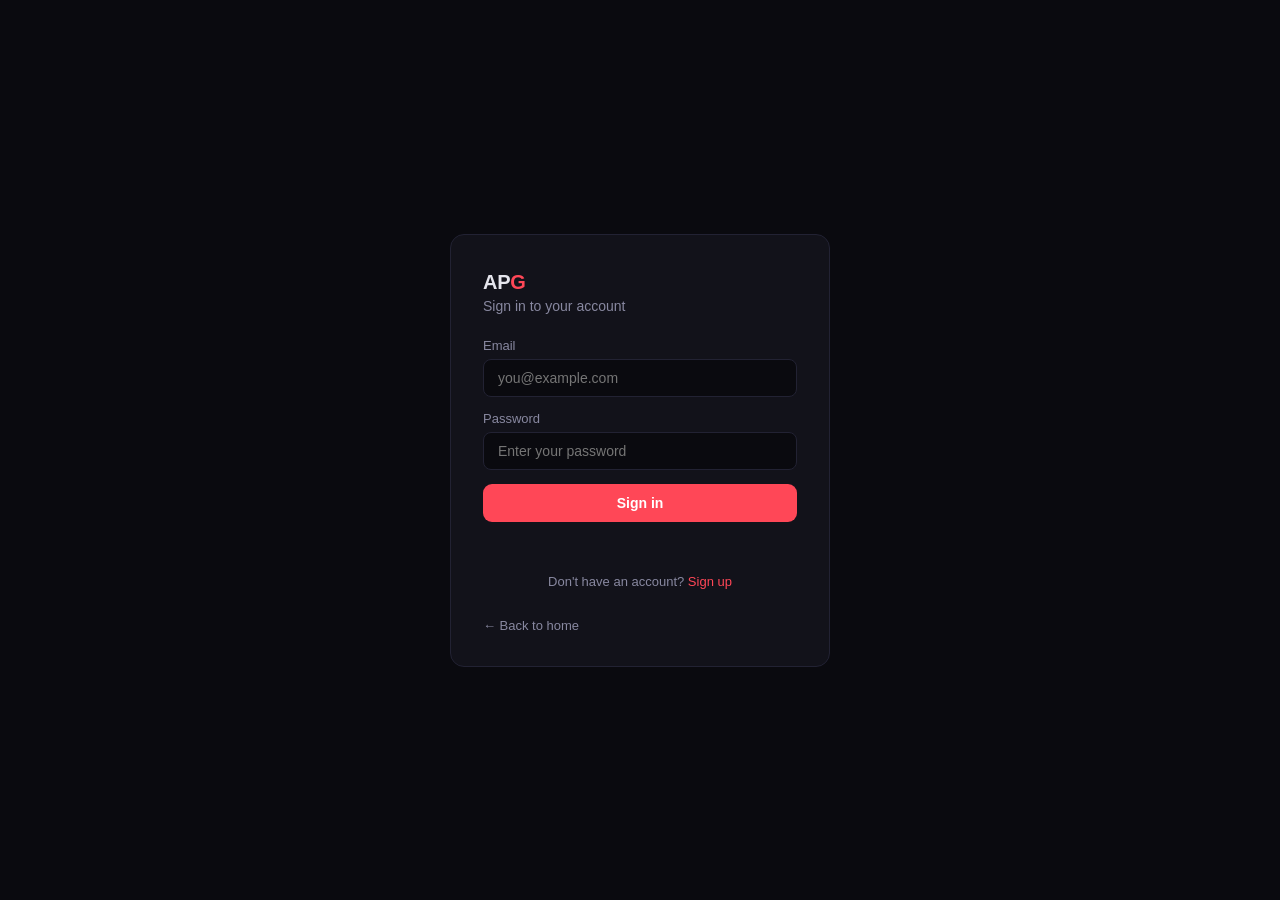
<file: login.html>
<!DOCTYPE html>
<html lang="en">
<head>
  <meta charset="UTF-8">
  <meta name="viewport" content="width=device-width, initial-scale=1.0">
  <title>Sign in — AllProGamerz</title>
  <link rel="stylesheet" href="styles/login.css">
</head>
<body>
  <div class="card">
    <h1>AP<span>G</span></h1>
    <p class="sub">Sign in to your account</p>

    <div class="form-group">
      <label for="email">Email</label>
      <input type="email" id="email" placeholder="you@example.com">
    </div>
    <div class="form-group">
      <label for="password">Password</label>
      <input type="password" id="password" placeholder="Enter your password">
    </div>

    <button class="btn btn-primary" id="signinBtn">Sign in</button>
    <p class="status" id="userStatus"></p>

    <p class="alt-link">Don't have an account? <a href="signup.html">Sign up</a></p>
    <a href="index.html" class="back-link">&larr; Back to home</a>
  </div>

  <script src="scripts/login.js"></script>
</body>
</html>
</file>
<file: styles/index.css>
*, *::before, *::after {
  box-sizing: border-box;
}

:root {
  --bg: #0a0a0f;
  --surface: #12121a;
  --surface-2: #1a1a26;
  --border: #222233;
  --text: #e4e4ec;
  --text-muted: #8888a0;
  --accent: #ff4757;
  --accent-hover: #ff6b81;
  --green: #22c55e;
}

html {
  scroll-behavior: smooth;
}

body {
  margin: 0;
  font-family: -apple-system, BlinkMacSystemFont, 'Segoe UI', Roboto, sans-serif;
  background: var(--bg);
  color: var(--text);
  line-height: 1.5;
}

/* ─── HEADER / NAV ─── */
header {
  position: sticky;
  top: 0;
  z-index: 50;
  background: rgba(10, 10, 15, 0.85);
  backdrop-filter: blur(12px);
  border-bottom: 1px solid var(--border);
  padding: 0 24px;
  display: flex;
  align-items: center;
  justify-content: space-between;
  height: 56px;
}

.logo {
  font-weight: 700;
  font-size: 18px;
  letter-spacing: -0.3px;
  color: var(--text);
}

.logo span {
  color: var(--accent);
}

nav {
  display: flex;
  gap: 8px;
  align-items: center;
}

nav a {
  color: var(--text-muted);
  text-decoration: none;
  font-size: 14px;
  font-weight: 500;
  padding: 8px 14px;
  border-radius: 8px;
  transition: background .2s, color .2s;
}

nav a:hover {
  background: var(--surface-2);
  color: var(--text);
}

.btn {
  display: inline-flex;
  align-items: center;
  justify-content: center;
  padding: 10px 22px;
  font-size: 14px;
  font-weight: 600;
  border-radius: 10px;
  text-decoration: none;
  cursor: pointer;
  border: none;
  transition: background .2s, transform .1s;
}

.btn:active {
  transform: scale(.97);
}

.btn-primary {
  background: var(--accent);
  color: #fff;
}

.btn-primary:hover {
  background: var(--accent-hover);
}

.btn-ghost {
  background: transparent;
  color: var(--text-muted);
}

.btn-ghost:hover {
  background: var(--surface-2);
  color: var(--text);
}

/* ─── HERO ─── */
.hero {
  display: flex;
  flex-direction: column;
  align-items: center;
  text-align: center;
  padding: 100px 24px 80px;
  max-width: 700px;
  margin: 0 auto;
}

.hero h1 {
  font-size: clamp(36px, 6vw, 56px);
  font-weight: 800;
  letter-spacing: -1px;
  margin: 0 0 16px;
  line-height: 1.15;
}

.hero h1 span {
  color: var(--accent);
}

.hero p {
  font-size: 18px;
  color: var(--text-muted);
  margin: 0 0 36px;
  max-width: 520px;
}

.hero .btn-group {
  display: flex;
  gap: 12px;
  flex-wrap: wrap;
  justify-content: center;
}

/* ─── FEATURES ─── */
.features {
  max-width: 1000px;
  margin: 0 auto;
  padding: 60px 24px 100px;
  display: grid;
  grid-template-columns: repeat(auto-fit, minmax(260px, 1fr));
  gap: 20px;
}

.feature-card {
  background: var(--surface);
  border: 1px solid var(--border);
  border-radius: 14px;
  padding: 28px;
  transition: border-color .3s;
}

.feature-card:hover {
  border-color: #333355;
}

.feature-card .icon {
  font-size: 28px;
  margin-bottom: 12px;
}

.feature-card h3 {
  font-size: 16px;
  font-weight: 600;
  margin: 0 0 8px;
}

.feature-card p {
  font-size: 14px;
  color: var(--text-muted);
  margin: 0;
  line-height: 1.6;
}

/* ─── FOOTER ─── */
footer {
  text-align: center;
  padding: 32px 24px;
  border-top: 1px solid var(--border);
  color: var(--text-muted);
  font-size: 13px;
}

/* ─── RESPONSIVE ─── */
@media (max-width: 600px) {
  header {
    padding: 0 16px;
  }
  .hero {
    padding: 60px 16px 40px;
  }
  .features {
    padding: 40px 16px 60px;
  }
}
</file>
<file: styles/dashboard.css>
*, *::before, *::after {
  box-sizing: border-box;
}

:root {
  --bg: #0a0a0f;
  --surface: #12121a;
  --surface-2: #1a1a26;
  --border: #222233;
  --text: #e4e4ec;
  --text-muted: #8888a0;
  --accent: #ff4757;
  --accent-hover: #ff6b81;
  --green: #22c55e;
}

body {
  margin: 0;
  font-family: -apple-system, BlinkMacSystemFont, 'Segoe UI', Roboto, sans-serif;
  background: var(--bg);
  color: var(--text);
  line-height: 1.5;
}

header {
  background: var(--surface);
  border-bottom: 1px solid var(--border);
  padding: 20px 24px;
  display: flex;
  align-items: center;
  justify-content: space-between;
  flex-wrap: wrap;
  gap: 12px;
}

header h1 {
  font-size: 18px;
  font-weight: 700;
  margin: 0;
  letter-spacing: -0.3px;
}

header h1 span {
  color: var(--accent);
}

.btn {
  display: inline-flex;
  align-items: center;
  justify-content: center;
  padding: 9px 18px;
  font-size: 13px;
  font-weight: 600;
  border-radius: 9px;
  text-decoration: none;
  cursor: pointer;
  border: none;
  transition: background .2s;
}

.btn:active {
  transform: scale(.97);
}

.btn-primary {
  background: var(--accent);
  color: #fff;
}

.btn-primary:hover {
  background: var(--accent-hover);
}

.btn-ghost {
  background: transparent;
  color: var(--text-muted);
  border: 1px solid var(--border);
}

.btn-ghost:hover {
  background: var(--surface-2);
  color: var(--text);
}

.btn-danger {
  background: transparent;
  color: var(--accent);
  border: 1px solid var(--accent);
}

.btn-danger:hover {
  background: var(--accent);
  color: #fff;
}

/* ─── LAYOUT ─── */
.container {
  max-width: 800px;
  margin: 0 auto;
  padding: 24px 20px 60px;
}

section {
  background: var(--surface);
  border: 1px solid var(--border);
  border-radius: 12px;
  padding: 24px;
  margin-bottom: 20px;
}

section h2 {
  font-size: 15px;
  font-weight: 600;
  margin: 0 0 16px;
  color: var(--text);
}

/* ─── NAV BAR ─── */
.nav-bar {
  display: flex;
  gap: 4px;
  background: var(--surface);
  border-bottom: 1px solid var(--border);
  padding: 8px 20px;
  overflow-x: auto;
}

.nav-bar a {
  color: var(--text-muted);
  text-decoration: none;
  font-size: 13px;
  font-weight: 500;
  padding: 6px 14px;
  border-radius: 8px;
  transition: background .2s, color .2s;
  white-space: nowrap;
}

.nav-bar a:hover {
  background: var(--surface-2);
  color: var(--text);
}

/* ─── FORM ELEMENTS ─── */
input, textarea, select {
  display: block;
  width: 100%;
  padding: 10px 14px;
  font-size: 14px;
  background: var(--bg);
  border: 1px solid var(--border);
  border-radius: 8px;
  color: var(--text);
  outline: none;
  transition: border-color .2s;
  font-family: inherit;
}

input:focus, textarea:focus {
  border-color: var(--accent);
}

textarea {
  resize: vertical;
  min-height: 80px;
}

label {
  display: block;
  font-size: 13px;
  font-weight: 500;
  margin-bottom: 6px;
  color: var(--text-muted);
}

.form-group {
  margin-bottom: 14px;
}

/* ─── PROFILE ─── */
#profileSection {
  display: none;
  padding-top: 12px;
}

#profileInfo {
  font-size: 14px;
  line-height: 1.7;
  color: var(--text-muted);
}

#editProfile {
  margin-top: 16px;
  padding-top: 16px;
  border-top: 1px solid var(--border);
}

#editProfile h3 {
  font-size: 14px;
  font-weight: 600;
  margin: 0 0 12px;
  color: var(--text);
}

/* ─── STATUS ─── */
.status {
  font-size: 13px;
  margin-top: 10px;
  min-height: 20px;
}

/* ─── FOOTER ─── */
footer {
  text-align: center;
  padding: 24px;
  color: var(--text-muted);
  font-size: 12px;
  border-top: 1px solid var(--border);
}

/* ─── RESPONSIVE ─── */
@media (max-width: 600px) {
  header {
    padding: 16px;
  }
  .container {
    padding: 16px 12px 40px;
  }
  section {
    padding: 18px;
  }
}
</file>
<file: styles/login.css>
*, *::before, *::after {
  box-sizing: border-box;
}

:root {
  --bg: #0a0a0f;
  --surface: #12121a;
  --surface-2: #1a1a26;
  --border: #222233;
  --text: #e4e4ec;
  --text-muted: #8888a0;
  --accent: #ff4757;
  --accent-hover: #ff6b81;
  --green: #22c55e;
}

body {
  margin: 0;
  font-family: -apple-system, BlinkMacSystemFont, 'Segoe UI', Roboto, sans-serif;
  background: var(--bg);
  color: var(--text);
  display: flex;
  align-items: center;
  justify-content: center;
  min-height: 100vh;
  padding: 20px;
}

.card {
  background: var(--surface);
  border: 1px solid var(--border);
  border-radius: 14px;
  padding: 36px 32px 32px;
  width: 100%;
  max-width: 380px;
}

.card h1 {
  font-size: 20px;
  font-weight: 700;
  margin: 0 0 4px;
  letter-spacing: -0.3px;
}

.card h1 span {
  color: var(--accent);
}

.card .sub {
  font-size: 14px;
  color: var(--text-muted);
  margin: 0 0 24px;
}

.form-group {
  margin-bottom: 14px;
}

.form-group label {
  display: block;
  font-size: 13px;
  font-weight: 500;
  color: var(--text-muted);
  margin-bottom: 6px;
}

.form-group input {
  display: block;
  width: 100%;
  padding: 10px 14px;
  font-size: 14px;
  background: var(--bg);
  border: 1px solid var(--border);
  border-radius: 8px;
  color: var(--text);
  outline: none;
  transition: border-color .2s;
  font-family: inherit;
}

.form-group input:focus {
  border-color: var(--accent);
}

.btn {
  display: block;
  width: 100%;
  padding: 11px;
  font-size: 14px;
  font-weight: 600;
  border-radius: 9px;
  border: none;
  cursor: pointer;
  transition: background .2s;
  text-align: center;
  font-family: inherit;
}

.btn-primary {
  background: var(--accent);
  color: #fff;
}

.btn-primary:hover {
  background: var(--accent-hover);
}

.btn:active {
  transform: scale(.97);
}

.status {
  font-size: 13px;
  margin-top: 14px;
  text-align: center;
  min-height: 20px;
}

.card .alt-link {
  text-align: center;
  margin-top: 18px;
  font-size: 13px;
  color: var(--text-muted);
}

.card .alt-link a {
  color: var(--accent);
  text-decoration: none;
  font-weight: 500;
}

.card .alt-link a:hover {
  text-decoration: underline;
}

.back-link {
  display: inline-block;
  margin-top: 16px;
  font-size: 13px;
  color: var(--text-muted);
  text-decoration: none;
}

.back-link:hover {
  color: var(--text);
}
</file>
